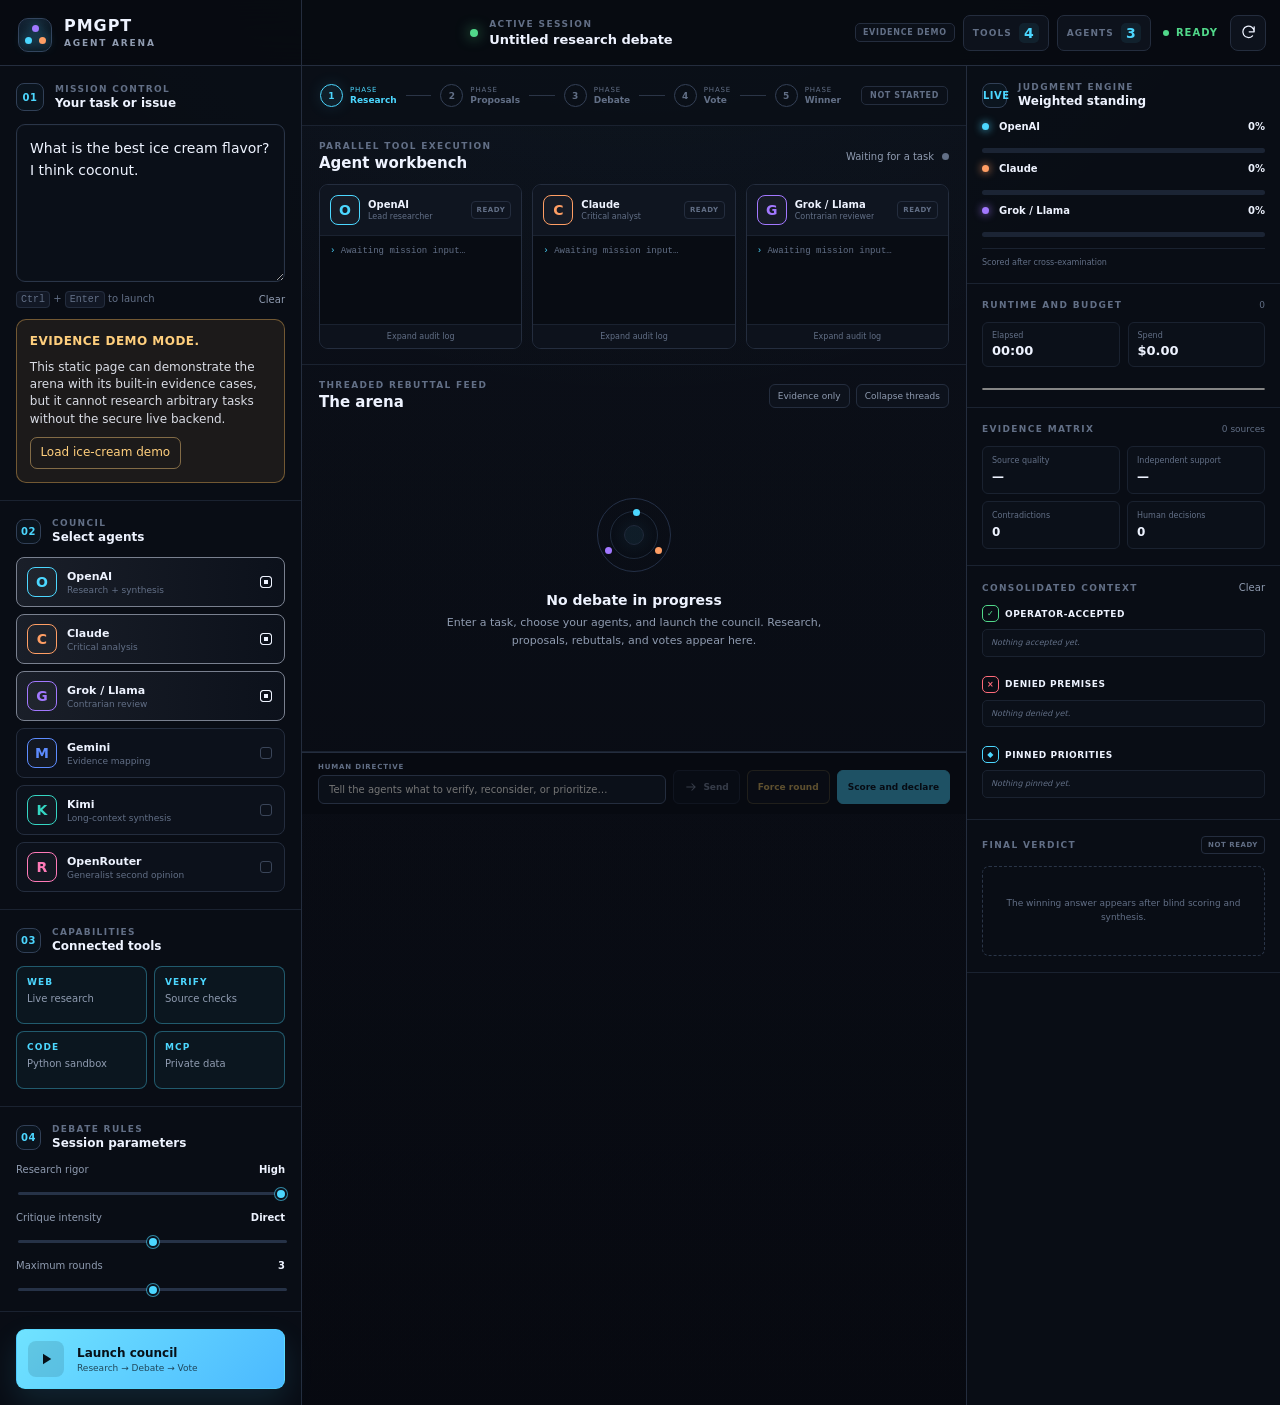
<file: index.html>
<!doctype html>
<html lang="en">
<head>
  <meta charset="utf-8">
  <meta name="viewport" content="width=device-width, initial-scale=1">
  <meta name="theme-color" content="#080b12">
  <meta name="color-scheme" content="dark">
  <meta name="description" content="PMGPT Agent Arena — a human-controlled multi-agent research, debate, voting, and synthesis workspace.">
  <title>PMGPT Agent Arena</title>

  <link rel="canonical" href="https://pr-botsai.github.io/pmgpt-council/">
  <meta property="og:type" content="website">
  <meta property="og:site_name" content="PMGPT Agent Arena">
  <meta property="og:title" content="PMGPT Agent Arena">
  <meta property="og:description" content="One task enters. Multiple agents investigate and debate. One defensible result leaves.">
  <meta property="og:url" content="https://pr-botsai.github.io/pmgpt-council/">
  <meta property="og:image" content="https://pr-botsai.github.io/pmgpt-council/assets/social-preview.png">
  <meta name="twitter:card" content="summary_large_image">
  <meta name="twitter:title" content="PMGPT Agent Arena">
  <meta name="twitter:description" content="One task enters. Multiple agents investigate and debate. One defensible result leaves.">
  <meta name="twitter:image" content="https://pr-botsai.github.io/pmgpt-council/assets/social-preview.png">

  <link rel="icon" href="assets/favicon.svg" type="image/svg+xml">
  <link rel="stylesheet" href="assets/styles.css?v=3">
  <link rel="stylesheet" href="assets/styles-v2.css?v=3">
  <link rel="stylesheet" href="assets/styles-agents.css?v=3">
</head>
<body>
  <a class="skip-link" href="#arena">Skip to arena</a>

  <div class="app-shell">
    <header class="topbar">
      <div class="brand-block">
        <span class="brand-glyph" aria-hidden="true"><i></i><i></i><i></i></span>
        <div>
          <strong>PMGPT</strong>
          <span>AGENT ARENA</span>
        </div>
      </div>

      <div class="session-title">
        <span class="live-dot"></span>
        <div>
          <small>ACTIVE SESSION</small>
          <strong data-session-title>Untitled research debate</strong>
        </div>
      </div>

      <div class="topbar-stats">
        <span class="mode-badge" data-mode-badge title="Orchestration source">SIMULATED</span>
        <button class="status-pill" type="button" data-open-tools>
          <span>TOOLS</span>
          <b data-tool-count>4</b>
        </button>
        <button class="status-pill" type="button" data-focus-models>
          <span>AGENTS</span>
          <b data-model-count>3</b>
        </button>
        <div class="system-status"><i></i> READY</div>
        <button class="icon-button" type="button" title="Reset session" aria-label="Reset session" data-reset-session>
          <svg viewBox="0 0 24 24" aria-hidden="true"><path d="M20 11a8 8 0 1 0-2.3 5.7M20 4v7h-7"/></svg>
        </button>
      </div>
    </header>

    <main class="arena-layout" id="arena">
      <aside class="control-rail" aria-label="Session controls">
        <section class="rail-section prompt-section">
          <div class="section-label">
            <span>01</span>
            <div><small>MISSION CONTROL</small><strong>Your task or issue</strong></div>
          </div>
          <textarea data-task-input rows="6" spellcheck="true" aria-label="Task or issue">What is the best ice cream flavor? I think coconut.</textarea>
          <div class="prompt-meta">
            <span><kbd>Ctrl</kbd> + <kbd>Enter</kbd> to launch</span>
            <button type="button" data-clear-task>Clear</button>
          </div>
          <div class="simulation-notice" data-simulation-notice hidden>
            <strong>Evidence demo mode.</strong>
            <span>This static page can demonstrate the arena with its built-in evidence cases, but it cannot research arbitrary tasks without the secure live backend.</span>
            <button type="button" data-load-demo>Load ice-cream demo</button>
          </div>
          <label class="live-access" data-live-access hidden>
            <span>Staging access token</span>
            <input type="password" data-access-token autocomplete="off" spellcheck="false" placeholder="Enter access token">
            <small>Kept only in this page’s memory. Provider keys remain on the backend.</small>
          </label>
        </section>

        <section class="rail-section" data-model-selector>
          <div class="section-label compact">
            <span>02</span>
            <div><small>COUNCIL</small><strong>Select agents</strong></div>
          </div>
          <div class="model-toggle-list">
            <label class="model-toggle openai">
              <input type="checkbox" value="openai" checked>
              <span class="model-avatar">O</span>
              <span><strong>OpenAI</strong><small>Research + synthesis</small></span>
              <i></i>
            </label>
            <label class="model-toggle claude">
              <input type="checkbox" value="claude" checked>
              <span class="model-avatar">C</span>
              <span><strong>Claude</strong><small>Critical analysis</small></span>
              <i></i>
            </label>
            <label class="model-toggle grok">
              <input type="checkbox" value="grok" checked>
              <span class="model-avatar">G</span>
              <span><strong>Grok / Llama</strong><small>Contrarian review</small></span>
              <i></i>
            </label>
            <label class="model-toggle gemini">
              <input type="checkbox" value="gemini">
              <span class="model-avatar">M</span>
              <span><strong>Gemini</strong><small>Evidence mapping</small></span>
              <i></i>
            </label>
            <label class="model-toggle kimi">
              <input type="checkbox" value="kimi">
              <span class="model-avatar">K</span>
              <span><strong>Kimi</strong><small>Long-context synthesis</small></span>
              <i></i>
            </label>
            <label class="model-toggle openrouter">
              <input type="checkbox" value="openrouter">
              <span class="model-avatar">R</span>
              <span><strong>OpenRouter</strong><small>Generalist second opinion</small></span>
              <i></i>
            </label>
          </div>
        </section>

        <section class="rail-section">
          <div class="section-label compact">
            <span>03</span>
            <div><small>CAPABILITIES</small><strong>Connected tools</strong></div>
          </div>
          <div class="tool-grid">
            <label><input type="checkbox" checked data-tool="web"><span>WEB</span><small>Live research</small></label>
            <label><input type="checkbox" checked data-tool="verify"><span>VERIFY</span><small>Source checks</small></label>
            <label><input type="checkbox" checked data-tool="code"><span>CODE</span><small>Python sandbox</small></label>
            <label><input type="checkbox" checked data-tool="mcp"><span>MCP</span><small>Private data</small></label>
          </div>
        </section>

        <section class="rail-section settings-section">
          <div class="section-label compact">
            <span>04</span>
            <div><small>DEBATE RULES</small><strong>Session parameters</strong></div>
          </div>

          <label class="range-control">
            <div><span>Research rigor</span><output data-rigor-value>High</output></div>
            <input type="range" min="1" max="3" value="3" data-rigor>
          </label>
          <label class="range-control">
            <div><span>Critique intensity</span><output data-critique-value>Direct</output></div>
            <input type="range" min="1" max="3" value="2" data-critique>
          </label>
          <label class="range-control">
            <div><span>Maximum rounds</span><output data-rounds-value>3</output></div>
            <input type="range" min="1" max="5" value="3" data-rounds>
          </label>
        </section>

        <button class="launch-button" type="button" data-start-debate>
          <span class="launch-icon">
            <svg viewBox="0 0 24 24" aria-hidden="true"><path d="m8 5 11 7-11 7V5z"/></svg>
          </span>
          <span><strong>Launch council</strong><small>Research → Debate → Vote</small></span>
        </button>
      </aside>

      <section class="workspace">
        <nav class="stage-track" aria-label="Debate progress">
          <div class="stage active" data-stage="1"><span>1</span><div><small>PHASE</small><strong>Research</strong></div></div>
          <i></i>
          <div class="stage" data-stage="2"><span>2</span><div><small>PHASE</small><strong>Proposals</strong></div></div>
          <i></i>
          <div class="stage" data-stage="3"><span>3</span><div><small>PHASE</small><strong>Debate</strong></div></div>
          <i></i>
          <div class="stage" data-stage="4"><span>4</span><div><small>PHASE</small><strong>Vote</strong></div></div>
          <i></i>
          <div class="stage" data-stage="5"><span>5</span><div><small>PHASE</small><strong>Winner</strong></div></div>
          <span class="round-badge" data-round-badge>NOT STARTED</span>
        </nav>

        <section class="agent-workbench" aria-labelledby="workbench-title">
          <div class="panel-heading">
            <div>
              <small>PARALLEL TOOL EXECUTION</small>
              <h1 id="workbench-title">Agent workbench</h1>
            </div>
            <div class="workbench-status"><span data-workbench-status>Waiting for a task</span><i></i></div>
          </div>

          <div class="agent-card-grid" data-agent-cards>
            <article class="agent-card openai" data-agent-card="openai">
              <header><span class="model-avatar">O</span><div><strong>OpenAI</strong><small>Lead researcher</small></div><span class="agent-state" data-agent-state>READY</span></header>
              <div class="terminal-log" data-agent-log><p class="muted"><i>›</i> Awaiting mission input…</p></div>
              <button type="button" class="expand-log" data-expand-log>Expand audit log</button>
            </article>
            <article class="agent-card claude" data-agent-card="claude">
              <header><span class="model-avatar">C</span><div><strong>Claude</strong><small>Critical analyst</small></div><span class="agent-state" data-agent-state>READY</span></header>
              <div class="terminal-log" data-agent-log><p class="muted"><i>›</i> Awaiting mission input…</p></div>
              <button type="button" class="expand-log" data-expand-log>Expand audit log</button>
            </article>
            <article class="agent-card grok" data-agent-card="grok">
              <header><span class="model-avatar">G</span><div><strong>Grok / Llama</strong><small>Contrarian reviewer</small></div><span class="agent-state" data-agent-state>READY</span></header>
              <div class="terminal-log" data-agent-log><p class="muted"><i>›</i> Awaiting mission input…</p></div>
              <button type="button" class="expand-log" data-expand-log>Expand audit log</button>
            </article>
            <article class="agent-card gemini hidden-agent" data-agent-card="gemini">
              <header><span class="model-avatar">M</span><div><strong>Gemini</strong><small>Evidence mapper</small></div><span class="agent-state" data-agent-state>OFFLINE</span></header>
              <div class="terminal-log" data-agent-log><p class="muted"><i>›</i> Awaiting mission input…</p></div>
              <button type="button" class="expand-log" data-expand-log>Expand audit log</button>
            </article>
            <article class="agent-card kimi hidden-agent" data-agent-card="kimi">
              <header><span class="model-avatar">K</span><div><strong>Kimi</strong><small>Long-context synthesist</small></div><span class="agent-state" data-agent-state>OFFLINE</span></header>
              <div class="terminal-log" data-agent-log><p class="muted"><i>›</i> Awaiting mission input…</p></div>
              <button type="button" class="expand-log" data-expand-log>Expand audit log</button>
            </article>
            <article class="agent-card openrouter hidden-agent" data-agent-card="openrouter">
              <header><span class="model-avatar">R</span><div><strong>OpenRouter</strong><small>Generalist second opinion</small></div><span class="agent-state" data-agent-state>OFFLINE</span></header>
              <div class="terminal-log" data-agent-log><p class="muted"><i>›</i> Awaiting mission input…</p></div>
              <button type="button" class="expand-log" data-expand-log>Expand audit log</button>
            </article>
          </div>
        </section>

        <section class="debate-panel" aria-labelledby="debate-title">
          <div class="panel-heading debate-heading">
            <div>
              <small>THREADED REBUTTAL FEED</small>
              <h2 id="debate-title">The arena</h2>
            </div>
            <div class="feed-controls">
              <button type="button" class="quiet-button" data-filter-evidence aria-pressed="false">Evidence only</button>
              <button type="button" class="quiet-button" data-collapse-feed>Collapse threads</button>
            </div>
          </div>

          <div class="debate-feed" data-debate-feed>
            <div class="empty-state">
              <span class="empty-orbit"><i></i><i></i><i></i></span>
              <h3>No debate in progress</h3>
              <p>Enter a task, choose your agents, and launch the council. Research, proposals, rebuttals, and votes appear here.</p>
            </div>
          </div>
        </section>

        <section class="command-dock">
          <div class="dock-context">
            <small>HUMAN DIRECTIVE</small>
            <input type="text" placeholder="Tell the agents what to verify, reconsider, or prioritize…" data-human-directive>
          </div>
          <button type="button" class="dock-button" data-send-directive disabled>
            <svg viewBox="0 0 24 24" aria-hidden="true"><path d="M4 12h15M13 6l6 6-6 6"/></svg>
            Send
          </button>
          <button type="button" class="dock-button warning" data-force-round disabled>Force round</button>
          <button type="button" class="dock-button primary" data-synthesize disabled>Score and declare</button>
        </section>
      </section>

      <aside class="judgment-rail" aria-label="Judgment and synthesis">
        <section class="judge-section scoreboard-section">
          <div class="section-label compact">
            <span>LIVE</span>
            <div><small>JUDGMENT ENGINE</small><strong>Weighted standing</strong></div>
          </div>
          <div class="scoreboard" data-scoreboard>
            <div data-score-row="openai"><div><span class="score-dot openai"></span><strong>OpenAI</strong><b data-score>0%</b></div><progress max="100" value="0"></progress></div>
            <div data-score-row="claude"><div><span class="score-dot claude"></span><strong>Claude</strong><b data-score>0%</b></div><progress max="100" value="0"></progress></div>
            <div data-score-row="grok"><div><span class="score-dot grok"></span><strong>Grok / Llama</strong><b data-score>0%</b></div><progress max="100" value="0"></progress></div>
            <div class="hidden-agent" data-score-row="gemini"><div><span class="score-dot gemini"></span><strong>Gemini</strong><b data-score>0%</b></div><progress max="100" value="0"></progress></div>
            <div class="hidden-agent" data-score-row="kimi"><div><span class="score-dot kimi"></span><strong>Kimi</strong><b data-score>0%</b></div><progress max="100" value="0"></progress></div>
            <div class="hidden-agent" data-score-row="openrouter"><div><span class="score-dot openrouter"></span><strong>OpenRouter</strong><b data-score>0%</b></div><progress max="100" value="0"></progress></div>
          </div>
          <div class="score-legend"><span>Scored after cross-examination</span></div>
        </section>

        <section class="judge-section usage-section">
          <div class="judge-heading"><small>RUNTIME AND BUDGET</small><span data-usage-tokens>0</span></div>
          <div class="usage-row">
            <div><span>Elapsed</span><b data-usage-time>00:00</b></div>
            <div><span>Spend</span><b data-usage-cost>$0.00</b></div>
          </div>
          <div class="usage-meter"><progress max="100" value="0" data-usage-bar></progress></div>
        </section>

        <section class="judge-section evidence-section">
          <div class="judge-heading"><small>EVIDENCE MATRIX</small><span data-source-count>0 sources</span></div>
          <div class="evidence-matrix">
            <div><span>Source quality</span><b data-metric="quality">—</b></div>
            <div><span>Independent support</span><b data-metric="support">—</b></div>
            <div><span>Contradictions</span><b data-metric="contradictions">0</b></div>
            <div><span>Human decisions</span><b data-metric="human">0</b></div>
          </div>
        </section>

        <section class="judge-section context-section">
          <div class="judge-heading"><small>CONSOLIDATED CONTEXT</small><button type="button" data-clear-context>Clear</button></div>
          <div class="context-column">
            <div>
              <h3><span class="context-icon accepted">✓</span> Operator-accepted</h3>
              <ul data-accepted-context><li class="muted">Nothing accepted yet.</li></ul>
            </div>
            <div>
              <h3><span class="context-icon denied">×</span> Denied premises</h3>
              <ul data-denied-context><li class="muted">Nothing denied yet.</li></ul>
            </div>
            <div>
              <h3><span class="context-icon pinned">◆</span> Pinned priorities</h3>
              <ul data-pinned-context><li class="muted">Nothing pinned yet.</li></ul>
            </div>
          </div>
        </section>

        <section class="judge-section verdict-section" data-verdict-panel>
          <div class="judge-heading"><small>FINAL VERDICT</small><span class="verdict-state" data-verdict-state>NOT READY</span></div>
          <div class="verdict-empty" data-verdict-empty>
            The winning answer appears after blind scoring and synthesis.
          </div>
          <div class="verdict-content" data-verdict-content hidden>
            <div class="winner-banner"><span>WINNER</span><strong data-winner-name>—</strong><b data-winner-score>—</b></div>
            <p data-final-answer></p>

            <details class="verdict-detail" open>
              <summary>Why it won</summary>
              <div class="rubric" data-scorecard></div>
            </details>
            <details class="verdict-detail">
              <summary>Agreed points</summary>
              <ul data-consensus></ul>
            </details>
            <details class="verdict-detail">
              <summary>Minority objections</summary>
              <ul data-dissent></ul>
            </details>
            <details class="verdict-detail">
              <summary>Remaining uncertainty</summary>
              <ul data-uncertainty></ul>
            </details>
            <details class="verdict-detail">
              <summary>Next actions</summary>
              <ul data-next-actions></ul>
            </details>

            <div class="verdict-actions">
              <button type="button" data-copy-verdict>Copy answer</button>
              <button type="button" data-export-markdown>Export report</button>
              <button type="button" data-export-session>Export JSON</button>
            </div>
          </div>
        </section>
      </aside>
    </main>
  </div>

  <dialog class="history-dialog" data-history-dialog>
    <div class="history-head">
      <strong>Claim revision history</strong>
      <button type="button" data-close-history aria-label="Close">×</button>
    </div>
    <div data-history-body></div>
  </dialog>

  <div class="toast" role="status" aria-live="polite" data-toast></div>

  <script type="module" src="assets/js/main.js?v=3"></script>
</body>
</html>
</file>
<file: assets/styles.css>
:root {
  --bg: #070910;
  --panel: #0d111b;
  --panel-2: #111724;
  --panel-3: #151c2b;
  --line: #242d3e;
  --line-soft: #1a2230;
  --text: #eef3ff;
  --muted: #8f9bb0;
  --faint: #626f86;
  --cyan: #4cd7ff;
  --blue: #5d8cff;
  --purple: #a278ff;
  --orange: #ff9e64;
  --green: #51d88a;
  --red: #ff6b7a;
  --yellow: #ffd166;
  --shadow: 0 18px 50px rgba(0, 0, 0, .28);
}

* { box-sizing: border-box; }
[hidden] { display: none !important; }
html { min-width: 320px; background: var(--bg); }
body {
  margin: 0;
  min-height: 100vh;
  overflow-x: hidden;
  color: var(--text);
  background:
    radial-gradient(circle at 50% -20%, rgba(76, 215, 255, .08), transparent 38%),
    linear-gradient(180deg, #080b12 0%, #070910 100%);
  font-family: Inter, ui-sans-serif, system-ui, -apple-system, BlinkMacSystemFont, "Segoe UI", sans-serif;
  font-size: 14px;
}
button, textarea, input { font: inherit; }
button { color: inherit; }
button, label { -webkit-tap-highlight-color: transparent; }
button:focus-visible, input:focus-visible, textarea:focus-visible { outline: 2px solid var(--cyan); outline-offset: 2px; }
.skip-link { position: fixed; left: 12px; top: -80px; z-index: 100; padding: 10px 14px; color: #061018; background: var(--cyan); border-radius: 8px; font-weight: 800; }
.skip-link:focus { top: 12px; }

.app-shell { min-height: 100vh; }
.topbar {
  position: sticky;
  top: 0;
  z-index: 30;
  height: 66px;
  display: grid;
  grid-template-columns: 302px minmax(280px, 1fr) auto;
  align-items: center;
  border-bottom: 1px solid var(--line);
  background: rgba(8, 11, 18, .94);
  backdrop-filter: blur(18px);
}
.brand-block { height: 100%; display: flex; align-items: center; gap: 12px; padding: 0 18px; border-right: 1px solid var(--line); }
.brand-glyph { width: 34px; height: 34px; position: relative; display: grid; place-items: center; border: 1px solid #33415a; border-radius: 10px; background: linear-gradient(145deg, #111a2a, #0b0e16); box-shadow: inset 0 0 22px rgba(76, 215, 255, .07); }
.brand-glyph i { position: absolute; width: 7px; height: 7px; border-radius: 50%; background: var(--cyan); box-shadow: 0 0 12px rgba(76, 215, 255, .8); }
.brand-glyph i:nth-child(1) { transform: translate(-7px, 5px); }
.brand-glyph i:nth-child(2) { transform: translate(0, -7px); background: var(--purple); }
.brand-glyph i:nth-child(3) { transform: translate(7px, 5px); background: var(--orange); }
.brand-block > div { display: flex; flex-direction: column; line-height: 1; }
.brand-block strong { font-size: 16px; letter-spacing: .06em; }
.brand-block span { margin-top: 5px; color: var(--muted); font-size: 9px; font-weight: 800; letter-spacing: .2em; }
.session-title { min-width: 0; display: flex; align-items: center; justify-content: center; gap: 11px; padding: 0 18px; }
.session-title div { min-width: 0; }
.session-title small { display: block; margin-bottom: 3px; color: var(--faint); font-size: 9px; font-weight: 800; letter-spacing: .16em; }
.session-title strong { display: block; overflow: hidden; white-space: nowrap; text-overflow: ellipsis; font-size: 13px; }
.live-dot { width: 8px; height: 8px; border-radius: 50%; background: var(--green); box-shadow: 0 0 14px rgba(81, 216, 138, .75); }
.topbar-stats { height: 100%; display: flex; align-items: center; gap: 8px; padding: 0 14px; }
.status-pill { display: flex; align-items: center; gap: 7px; padding: 7px 9px; border: 1px solid var(--line); border-radius: 7px; background: #0d121c; cursor: pointer; }
.status-pill span { color: var(--faint); font-size: 9px; font-weight: 800; letter-spacing: .12em; }
.status-pill b { display: grid; place-items: center; min-width: 20px; height: 20px; padding: 0 5px; border-radius: 5px; color: var(--cyan); background: rgba(76, 215, 255, .08); }
.system-status { display: flex; align-items: center; gap: 7px; margin: 0 4px; color: var(--green); font-size: 10px; font-weight: 900; letter-spacing: .1em; }
.system-status i { width: 6px; height: 6px; border-radius: 50%; background: currentColor; }
.icon-button { width: 36px; height: 36px; display: grid; place-items: center; border: 1px solid var(--line); border-radius: 8px; background: #0d121c; cursor: pointer; }
.icon-button svg { width: 17px; fill: none; stroke: currentColor; stroke-width: 1.8; stroke-linecap: round; stroke-linejoin: round; }

.arena-layout { min-height: calc(100vh - 66px); display: grid; grid-template-columns: 302px minmax(560px, 1fr) 314px; }
.control-rail, .judgment-rail { background: rgba(10, 14, 22, .88); }
.control-rail { border-right: 1px solid var(--line); }
.judgment-rail { border-left: 1px solid var(--line); }
.rail-section, .judge-section { padding: 17px 16px; border-bottom: 1px solid var(--line-soft); }
.section-label { display: flex; align-items: center; gap: 11px; margin-bottom: 13px; }
.section-label > span { display: grid; place-items: center; width: 28px; height: 28px; flex: 0 0 auto; border: 1px solid #314057; border-radius: 8px; color: var(--cyan); background: rgba(76, 215, 255, .04); font-size: 10px; font-weight: 900; letter-spacing: .05em; }
.section-label.compact > span { width: 25px; height: 25px; }
.section-label small, .panel-heading small, .judge-heading small { display: block; color: var(--faint); font-size: 9px; font-weight: 900; letter-spacing: .15em; }
.section-label strong { display: block; margin-top: 2px; font-size: 12px; }
.prompt-section textarea { width: 100%; resize: vertical; min-height: 130px; padding: 13px; border: 1px solid #2a3548; border-radius: 9px; color: var(--text); background: #0a0f18; line-height: 1.55; box-shadow: inset 0 0 0 1px rgba(255,255,255,.01); }
.prompt-section textarea:focus { border-color: rgba(76, 215, 255, .65); }
.prompt-meta { display: flex; justify-content: space-between; align-items: center; margin-top: 8px; color: var(--faint); font-size: 10px; }
.prompt-meta kbd { padding: 2px 4px; border: 1px solid var(--line); border-radius: 4px; background: #121825; }
.prompt-meta button, .judge-heading button { padding: 0; border: 0; color: var(--muted); background: none; cursor: pointer; font-size: 10px; }

.model-toggle-list { display: grid; gap: 7px; }
.model-toggle { position: relative; display: grid; grid-template-columns: 31px 1fr 14px; align-items: center; gap: 9px; padding: 9px 10px; border: 1px solid var(--line); border-radius: 8px; background: #0c111b; cursor: pointer; transition: .18s ease; }
.model-toggle:hover { border-color: #3a475e; transform: translateX(2px); }
.model-toggle input { position: absolute; opacity: 0; pointer-events: none; }
.model-avatar { width: 30px; height: 30px; display: grid; place-items: center; flex: 0 0 auto; border: 1px solid currentColor; border-radius: 8px; font-weight: 900; background: rgba(255,255,255,.03); }
.openai .model-avatar, .score-dot.openai { color: var(--cyan); }
.claude .model-avatar, .score-dot.claude { color: var(--orange); }
.grok .model-avatar, .score-dot.grok { color: var(--purple); }
.gemini .model-avatar, .score-dot.gemini { color: var(--blue); }
.model-toggle > span:nth-child(3) { min-width: 0; }
.model-toggle strong { display: block; font-size: 11px; }
.model-toggle small { display: block; margin-top: 2px; color: var(--faint); font-size: 9px; }
.model-toggle > i { width: 12px; height: 12px; border: 1px solid #3a4559; border-radius: 3px; }
.model-toggle:has(input:checked) { border-color: color-mix(in srgb, currentColor 42%, var(--line)); background: linear-gradient(90deg, color-mix(in srgb, currentColor 6%, #0c111b), #0c111b); }
.model-toggle:has(input:checked) > i { border-color: currentColor; background: currentColor; box-shadow: inset 0 0 0 3px #0c111b; }

.tool-grid { display: grid; grid-template-columns: 1fr 1fr; gap: 7px; }
.tool-grid label { position: relative; min-height: 58px; padding: 10px; border: 1px solid var(--line); border-radius: 8px; background: #0c111b; cursor: pointer; }
.tool-grid input { position: absolute; opacity: 0; }
.tool-grid span { display: block; color: var(--faint); font-size: 9px; font-weight: 900; letter-spacing: .12em; }
.tool-grid small { display: block; margin-top: 6px; color: var(--muted); font-size: 10px; }
.tool-grid label:has(input:checked) { border-color: rgba(76, 215, 255, .35); background: rgba(76, 215, 255, .045); }
.tool-grid label:has(input:checked) span { color: var(--cyan); }

.range-control { display: block; margin-top: 14px; }
.range-control > div { display: flex; justify-content: space-between; align-items: center; margin-bottom: 7px; }
.range-control span { color: var(--muted); font-size: 10px; }
.range-control output { color: var(--text); font-size: 10px; font-weight: 800; }
.range-control input { width: 100%; height: 3px; appearance: none; border-radius: 999px; background: #263247; accent-color: var(--cyan); }
.range-control input::-webkit-slider-thumb { width: 12px; height: 12px; appearance: none; border: 2px solid #0b111b; border-radius: 50%; background: var(--cyan); box-shadow: 0 0 0 1px rgba(76,215,255,.6); }
.launch-button { width: calc(100% - 32px); display: grid; grid-template-columns: 38px 1fr; align-items: center; gap: 11px; margin: 17px 16px; padding: 11px; border: 1px solid rgba(76, 215, 255, .5); border-radius: 9px; color: #061018; background: linear-gradient(135deg, #70e3ff, #4bb9ff); box-shadow: 0 12px 30px rgba(76, 215, 255, .12); cursor: pointer; text-align: left; }
.launch-button:disabled { opacity: .5; cursor: wait; }
.launch-icon { width: 36px; height: 36px; display: grid; place-items: center; border-radius: 8px; background: rgba(5, 20, 31, .12); }
.launch-icon svg { width: 18px; fill: currentColor; }
.launch-button strong { display: block; font-size: 12px; }
.launch-button small { display: block; margin-top: 3px; opacity: .7; font-size: 9px; }

.workspace { min-width: 0; background: linear-gradient(180deg, rgba(16, 22, 34, .45), rgba(8, 11, 18, .2)); }
.stage-track { height: 60px; display: flex; align-items: center; justify-content: center; gap: 9px; padding: 0 18px; border-bottom: 1px solid var(--line-soft); background: rgba(10, 14, 22, .68); }
.stage-track > i { width: clamp(12px, 2vw, 44px); height: 1px; background: #2b3547; }
.stage { display: flex; align-items: center; gap: 7px; color: var(--faint); }
.stage > span { width: 23px; height: 23px; display: grid; place-items: center; border: 1px solid #344056; border-radius: 50%; font-size: 9px; font-weight: 900; }
.stage small { display: block; font-size: 7px; letter-spacing: .12em; }
.stage strong { display: block; margin-top: 1px; font-size: 9px; }
.stage.active { color: var(--cyan); }
.stage.active > span { border-color: currentColor; background: rgba(76, 215, 255, .08); box-shadow: 0 0 16px rgba(76, 215, 255, .12); }
.stage.complete { color: var(--green); }
.stage-track > i.complete { background: rgba(81, 216, 138, .55); }

.agent-workbench, .debate-panel { padding: 15px 17px; border-bottom: 1px solid var(--line-soft); }
.panel-heading { display: flex; align-items: center; justify-content: space-between; gap: 12px; margin-bottom: 12px; }
.panel-heading h1, .panel-heading h2 { margin: 3px 0 0; font-size: 15px; }
.workbench-status { display: flex; align-items: center; gap: 8px; color: var(--muted); font-size: 10px; }
.workbench-status i { width: 7px; height: 7px; border-radius: 50%; background: var(--faint); }
.workbench-status.running i { background: var(--cyan); box-shadow: 0 0 12px rgba(76,215,255,.8); animation: blink 1s infinite; }
@keyframes blink { 50% { opacity: .35; } }
.agent-card-grid { display: grid; grid-template-columns: repeat(3, minmax(0, 1fr)); gap: 10px; }
.agent-card { min-width: 0; overflow: hidden; border: 1px solid var(--line); border-radius: 9px; background: #0b1019; transition: .2s ease; }
.agent-card.hidden-agent, .scoreboard .hidden-agent { display: none; }
.agent-card.running { border-color: rgba(76, 215, 255, .36); box-shadow: inset 0 0 28px rgba(76, 215, 255, .025); }
.agent-card header { display: flex; align-items: center; gap: 8px; padding: 10px; border-bottom: 1px solid var(--line-soft); background: #0f1520; }
.agent-card header div { min-width: 0; }
.agent-card header strong { display: block; font-size: 10px; }
.agent-card header small { display: block; margin-top: 2px; color: var(--faint); font-size: 8px; }
.agent-state { margin-left: auto; padding: 4px 5px; border: 1px solid var(--line); border-radius: 4px; color: var(--faint); font-size: 7px; font-weight: 900; letter-spacing: .08em; }
.agent-card.running .agent-state { color: var(--cyan); border-color: rgba(76,215,255,.3); }
.terminal-log { height: 88px; overflow: auto; padding: 9px 10px; color: #9eabc0; background: #080c13; font-family: "SFMono-Regular", Consolas, "Liberation Mono", monospace; font-size: 9px; line-height: 1.55; scrollbar-width: thin; }
.terminal-log p { margin: 0 0 4px; }
.terminal-log i { color: var(--cyan); font-style: normal; }
.terminal-log .success { color: var(--green); }
.terminal-log .warning { color: var(--yellow); }
.expand-log { width: 100%; padding: 7px; border: 0; border-top: 1px solid var(--line-soft); color: var(--faint); background: #0d121c; cursor: pointer; font-size: 8px; }
.agent-card.expanded .terminal-log { height: 180px; }

.debate-panel { padding-bottom: 0; }
.debate-heading { margin-bottom: 10px; }
.feed-controls { display: flex; gap: 6px; }
.quiet-button { padding: 6px 8px; border: 1px solid var(--line); border-radius: 6px; color: var(--muted); background: #0d121c; cursor: pointer; font-size: 9px; }
.quiet-button.active { color: var(--cyan); border-color: rgba(76,215,255,.35); }
.debate-feed { min-height: 330px; max-height: calc(100vh - 480px); overflow-y: auto; padding: 8px 2px 24px; scrollbar-width: thin; }
.empty-state { min-height: 290px; display: grid; place-items: center; align-content: center; text-align: center; color: var(--muted); }
.empty-state h3 { margin: 20px 0 6px; color: var(--text); font-size: 14px; }
.empty-state p { max-width: 430px; margin: 0; font-size: 11px; line-height: 1.6; }
.empty-orbit { position: relative; width: 74px; height: 74px; display: block; border: 1px solid #243047; border-radius: 50%; }
.empty-orbit::before, .empty-orbit::after { content: ""; position: absolute; inset: 12px; border: 1px solid #202a3b; border-radius: 50%; }
.empty-orbit::after { inset: 26px; background: rgba(76,215,255,.08); box-shadow: 0 0 20px rgba(76,215,255,.12); }
.empty-orbit i { position: absolute; z-index: 2; width: 7px; height: 7px; border-radius: 50%; background: var(--cyan); }
.empty-orbit i:nth-child(1) { top: 10px; left: 35px; }
.empty-orbit i:nth-child(2) { right: 8px; bottom: 17px; background: var(--orange); }
.empty-orbit i:nth-child(3) { left: 7px; bottom: 17px; background: var(--purple); }

.debate-message { --accent: var(--cyan); position: relative; margin: 0 0 10px; padding: 11px 12px 10px 14px; border: 1px solid var(--line); border-left: 3px solid var(--accent); border-radius: 8px; background: linear-gradient(90deg, color-mix(in srgb, var(--accent) 4%, #0c111b), #0c111b 26%); box-shadow: var(--shadow); }
.debate-message.openai { --accent: var(--cyan); }
.debate-message.claude { --accent: var(--orange); }
.debate-message.grok { --accent: var(--purple); }
.debate-message.gemini { --accent: var(--blue); }
.debate-message.rebuttal { margin-left: 38px; }
.debate-message.rebuttal::before { content: ""; position: absolute; left: -25px; top: -11px; width: 20px; height: 30px; border-left: 1px solid #354056; border-bottom: 1px solid #354056; border-bottom-left-radius: 8px; }
.debate-message.collapsed .message-body, .debate-message.collapsed .message-actions, .debate-message.collapsed .source-row { display: none; }
.debate-message.hidden-by-filter { display: none; }
.message-header { display: flex; align-items: center; gap: 8px; }
.message-header .model-avatar { width: 25px; height: 25px; border-radius: 6px; font-size: 9px; }
.message-author { min-width: 0; }
.message-author strong { display: block; font-size: 10px; }
.message-author small { display: block; margin-top: 1px; color: var(--faint); font-size: 8px; }
.message-badges { display: flex; flex-wrap: wrap; gap: 4px; margin-left: auto; }
.badge { padding: 3px 5px; border: 1px solid var(--line); border-radius: 4px; color: var(--muted); background: #0a0f18; font-size: 7px; font-weight: 900; letter-spacing: .06em; }
.badge.verified { color: var(--green); border-color: rgba(81,216,138,.26); }
.badge.conflict { color: var(--red); border-color: rgba(255,107,122,.26); }
.badge.proposal { color: var(--cyan); border-color: rgba(76,215,255,.26); }
.badge.vote { color: var(--yellow); border-color: rgba(255,209,102,.26); }
.message-collapse { width: 24px; height: 24px; border: 0; color: var(--faint); background: none; cursor: pointer; }
.message-body { margin: 10px 0 8px 33px; color: #cbd4e5; font-size: 11px; line-height: 1.58; }
.message-body strong { color: var(--text); }
.source-row { display: flex; flex-wrap: wrap; gap: 5px; margin-left: 33px; }
.source-chip { display: inline-flex; align-items: center; gap: 5px; padding: 4px 6px; border: 1px solid #2a3548; border-radius: 5px; color: #a9b5c8; background: #090e16; text-decoration: none; font-size: 8px; }
.source-chip i { width: 5px; height: 5px; border-radius: 50%; background: var(--green); }
.message-actions { display: flex; flex-wrap: wrap; gap: 5px; margin: 9px 0 0 33px; }
.message-actions button { padding: 5px 7px; border: 1px solid var(--line); border-radius: 5px; color: var(--muted); background: #0a0f18; cursor: pointer; font-size: 8px; font-weight: 800; }
.message-actions button[data-action="accept"]:hover, .message-actions button[data-action="accept"].selected { color: var(--green); border-color: rgba(81,216,138,.45); }
.message-actions button[data-action="deny"]:hover, .message-actions button[data-action="deny"].selected { color: var(--red); border-color: rgba(255,107,122,.45); }
.message-actions button[data-action="challenge"]:hover, .message-actions button[data-action="challenge"].selected { color: var(--yellow); border-color: rgba(255,209,102,.45); }
.message-actions button[data-action="pin"]:hover, .message-actions button[data-action="pin"].selected { color: var(--cyan); border-color: rgba(76,215,255,.45); }

.command-dock { position: sticky; bottom: 0; z-index: 12; display: grid; grid-template-columns: minmax(220px, 1fr) auto auto auto; gap: 7px; padding: 10px 16px; border-top: 1px solid var(--line); background: rgba(8, 11, 18, .96); backdrop-filter: blur(16px); }
.dock-context { min-width: 0; }
.dock-context small { display: block; margin-bottom: 4px; color: var(--faint); font-size: 7px; font-weight: 900; letter-spacing: .12em; }
.dock-context input { width: 100%; padding: 8px 10px; border: 1px solid var(--line); border-radius: 6px; color: var(--text); background: #0b1019; font-size: 10px; }
.dock-button { align-self: end; min-height: 34px; display: inline-flex; align-items: center; justify-content: center; gap: 5px; padding: 0 10px; border: 1px solid var(--line); border-radius: 6px; color: var(--muted); background: #0d121c; cursor: pointer; font-size: 9px; font-weight: 800; }
.dock-button svg { width: 14px; fill: none; stroke: currentColor; stroke-width: 1.8; }
.dock-button.warning { color: var(--yellow); border-color: rgba(255,209,102,.28); }
.dock-button.primary { color: #061018; border-color: var(--cyan); background: var(--cyan); }
.dock-button:disabled { opacity: .35; cursor: not-allowed; }

.judge-section { padding: 16px 15px; }
.judge-heading { display: flex; align-items: center; justify-content: space-between; gap: 10px; margin-bottom: 12px; }
.judge-heading > span { color: var(--faint); font-size: 9px; }
.scoreboard { display: grid; gap: 10px; }
.scoreboard > div > div { display: grid; grid-template-columns: 10px 1fr auto; align-items: center; gap: 7px; margin-bottom: 5px; }
.score-dot { width: 7px; height: 7px; border-radius: 50%; background: currentColor; box-shadow: 0 0 8px currentColor; }
.scoreboard strong { font-size: 10px; }
.scoreboard b { font-size: 10px; }
.scoreboard progress { width: 100%; height: 5px; appearance: none; border: 0; border-radius: 999px; overflow: hidden; background: #1b2434; }
.scoreboard progress::-webkit-progress-bar { background: #1b2434; }
.scoreboard progress::-webkit-progress-value { background: linear-gradient(90deg, #446bff, #6ce4ff); }
.score-legend { display: flex; justify-content: space-between; margin-top: 11px; padding-top: 9px; border-top: 1px solid var(--line-soft); color: var(--faint); font-size: 8px; }
.evidence-matrix { display: grid; grid-template-columns: 1fr 1fr; gap: 7px; }
.evidence-matrix div { padding: 9px; border: 1px solid var(--line-soft); border-radius: 6px; background: #0b1019; }
.evidence-matrix span { display: block; color: var(--faint); font-size: 8px; }
.evidence-matrix b { display: block; margin-top: 5px; font-size: 12px; }
.context-column { display: grid; gap: 14px; }
.context-column h3 { display: flex; align-items: center; gap: 6px; margin: 0 0 7px; font-size: 9px; text-transform: uppercase; letter-spacing: .06em; }
.context-icon { width: 17px; height: 17px; display: grid; place-items: center; border: 1px solid currentColor; border-radius: 5px; font-size: 8px; }
.context-icon.accepted { color: var(--green); }
.context-icon.denied { color: var(--red); }
.context-icon.pinned { color: var(--cyan); }
.context-column ul { margin: 0; padding: 0; list-style: none; }
.context-column li { position: relative; margin: 0 0 5px; padding: 7px 8px; border: 1px solid var(--line-soft); border-radius: 5px; color: #aeb8ca; background: #0b1019; font-size: 8px; line-height: 1.45; }
.context-column li.muted { color: var(--faint); font-style: italic; }
.verdict-state { padding: 4px 6px; border: 1px solid var(--line); border-radius: 4px; font-size: 7px !important; font-weight: 900; letter-spacing: .08em; }
.verdict-state.ready { color: var(--green); border-color: rgba(81,216,138,.3); }
.verdict-empty { min-height: 90px; display: grid; place-items: center; padding: 14px; border: 1px dashed #2a3548; border-radius: 7px; color: var(--faint); text-align: center; font-size: 9px; line-height: 1.5; }
.winner-banner { display: grid; grid-template-columns: auto 1fr auto; align-items: center; gap: 8px; padding: 8px; border: 1px solid rgba(81,216,138,.28); border-radius: 6px; background: rgba(81,216,138,.05); }
.winner-banner span { color: var(--green); font-size: 7px; font-weight: 900; letter-spacing: .12em; }
.winner-banner strong { font-size: 10px; }
.winner-banner b { color: var(--green); font-size: 10px; }
.verdict-content p { margin: 10px 0; color: #c6d0e1; font-size: 9px; line-height: 1.55; }
.verdict-actions { display: grid; grid-template-columns: 1fr 1fr; gap: 6px; }
.verdict-actions button { padding: 7px; border: 1px solid var(--line); border-radius: 5px; color: var(--muted); background: #0b1019; cursor: pointer; font-size: 8px; }

.toast { position: fixed; z-index: 100; left: 50%; bottom: 22px; max-width: min(420px, calc(100vw - 30px)); padding: 10px 14px; border: 1px solid #34425a; border-radius: 8px; color: var(--text); background: #111826; box-shadow: var(--shadow); transform: translate(-50%, 30px); opacity: 0; pointer-events: none; transition: .2s ease; font-size: 10px; }
.toast.show { transform: translate(-50%, 0); opacity: 1; }

@media (max-width: 1260px) {
  .arena-layout { grid-template-columns: 278px minmax(540px, 1fr); }
  .judgment-rail { grid-column: 1 / -1; display: grid; grid-template-columns: repeat(4, 1fr); border-left: 0; border-top: 1px solid var(--line); }
  .judge-section { border-right: 1px solid var(--line-soft); border-bottom: 0; }
  .verdict-section { border-right: 0; }
  .debate-feed { max-height: none; }
}

@media (max-width: 920px) {
  .topbar { grid-template-columns: auto 1fr auto; }
  .brand-block { width: 76px; padding: 0 12px; }
  .brand-block > div { display: none; }
  .topbar-stats .status-pill, .system-status { display: none; }
  .arena-layout { display: block; }
  .control-rail { border-right: 0; border-bottom: 1px solid var(--line); }
  .control-rail { display: grid; grid-template-columns: 1fr 1fr; }
  .prompt-section, .launch-button { grid-column: 1 / -1; }
  .launch-button { width: calc(100% - 32px); }
  .judgment-rail { display: grid; grid-template-columns: 1fr 1fr; }
  .agent-card-grid { grid-template-columns: repeat(2, minmax(0, 1fr)); }
  .command-dock { grid-template-columns: 1fr auto; }
  .dock-context { grid-column: 1 / -1; }
}

@media (max-width: 620px) {
  .topbar { height: 58px; }
  .session-title { justify-content: flex-start; padding: 0 8px; }
  .session-title strong { max-width: 180px; }
  .topbar-stats { padding: 0 8px; }
  .arena-layout { min-height: calc(100vh - 58px); }
  .control-rail { display: block; }
  .stage-track { justify-content: flex-start; overflow-x: auto; }
  .stage-track > i { min-width: 12px; }
  .stage div { display: none; }
  .agent-card-grid { grid-template-columns: 1fr; }
  .debate-message.rebuttal { margin-left: 18px; }
  .debate-message.rebuttal::before { left: -12px; width: 9px; }
  .message-body, .source-row, .message-actions { margin-left: 0; }
  .feed-controls { display: none; }
  .judgment-rail { display: block; }
  .judge-section { border-right: 0; border-bottom: 1px solid var(--line-soft); }
  .command-dock { position: static; grid-template-columns: 1fr 1fr; }
  .dock-button.primary { grid-column: 1 / -1; }
}

@media (prefers-reduced-motion: reduce) {
  *, *::before, *::after { scroll-behavior: auto !important; animation-duration: .01ms !important; transition-duration: .01ms !important; }
}
</file>
<file: assets/styles-v2.css>
/* ---------------------------------------------------------------------
   v2 — claim-level controls, runtime meters, scorecard, revision history
   Loaded after styles.css. Uses the same token set.
   --------------------------------------------------------------------- */

.mode-badge { padding: 4px 7px; border: 1px solid var(--line); border-radius: 5px; color: var(--faint); background: #0b1019; font-size: 8px; font-weight: 900; letter-spacing: .09em; }
.mode-badge.live { color: var(--green); border-color: rgba(81,216,138,.4); background: rgba(81,216,138,.06); }

.round-badge { margin-left: auto; padding: 4px 8px; border: 1px solid var(--line); border-radius: 5px; color: var(--faint); background: #0b1019; font-size: 8px; font-weight: 900; letter-spacing: .08em; white-space: nowrap; }

.tool-tag { display: inline-block; margin-right: 6px; padding: 0 4px; border-radius: 3px; color: #0a0f18; background: #3d5878; font-size: 8px; font-weight: 800; text-transform: uppercase; }
.terminal-log .error { color: var(--red); }
.terminal-log .muted { color: var(--faint); }
.agent-card.failed { border-color: rgba(255,107,122,.4); }
.agent-card.failed .agent-state { color: var(--red); border-color: rgba(255,107,122,.4); }

.message-intro { margin: 10px 0 4px 33px; color: var(--text); font-size: 11px; font-weight: 650; line-height: 1.5; }
.quoted-claim { margin: 6px 0 8px 33px; padding: 7px 9px; border-left: 2px solid #354056; border-radius: 0 5px 5px 0; color: var(--faint); background: rgba(255,255,255,.015); font-size: 9px; line-height: 1.5; }
.quoted-claim code { color: var(--muted); font-size: 8px; }

.claim-stack { margin: 8px 0 0 33px; display: grid; gap: 8px; }
.claim { padding: 9px 10px; border: 1px solid var(--line-soft); border-radius: 7px; background: rgba(255,255,255,.014); }
.claim-dim { opacity: .48; }
.claim-dim .claim-text { text-decoration: line-through; text-decoration-color: rgba(255,107,122,.5); }
.claim-head { display: flex; flex-wrap: wrap; align-items: center; gap: 6px; margin-bottom: 6px; }
.claim-id { padding: 2px 5px; border-radius: 4px; color: var(--faint); background: #080c13; font-family: "SFMono-Regular", Consolas, monospace; font-size: 8px; }
.claim-flag { padding: 2px 5px; border: 1px solid var(--line); border-radius: 4px; color: var(--faint); font-size: 7px; font-weight: 900; letter-spacing: .07em; }
.claim-flag.v-source_supported { color: var(--green); border-color: rgba(81,216,138,.35); }
.claim-flag.v-source_cited { color: var(--cyan); border-color: rgba(76,215,255,.3); }
.claim-flag.v-inference, .claim-flag.v-reasoned { color: var(--blue); border-color: rgba(93,140,255,.32); }
.claim-flag.v-unsupported { color: var(--red); border-color: rgba(255,107,122,.4); }
.claim-flag.s-contested, .claim-flag.s-challenged { color: var(--yellow); border-color: rgba(255,209,102,.4); }
.claim-flag.s-revised { color: var(--purple); border-color: rgba(162,120,255,.4); }
.claim-flag.s-withdrawn, .claim-flag.s-rejected { color: var(--red); border-color: rgba(255,107,122,.4); }
.claim-flag.s-user_accepted, .claim-flag.s-verified { color: var(--green); border-color: rgba(81,216,138,.35); }
.claim-flag.s-pinned { color: var(--cyan); border-color: rgba(76,215,255,.4); }
.claim-history { margin-left: auto; padding: 2px 6px; border: 1px solid var(--line); border-radius: 4px; color: var(--purple); background: transparent; cursor: pointer; font-size: 7px; font-weight: 800; }
.claim-text { margin: 0; color: #cbd4e5; font-size: 11px; line-height: 1.55; }
.claim-text strong { color: var(--text); }
.claim-text code { padding: 1px 4px; border-radius: 3px; background: #080c13; font-size: 10px; }
.claim .source-row { margin: 8px 0 0; display: flex; flex-wrap: wrap; gap: 5px; }
.source-chip em { color: var(--faint); font-style: normal; }
.source-chip.internal i { background: var(--yellow); }
.claim-actions { display: flex; flex-wrap: wrap; gap: 5px; margin-top: 8px; }
.claim-actions button { padding: 4px 7px; border: 1px solid var(--line); border-radius: 5px; color: var(--muted); background: #0a0f18; cursor: pointer; font-size: 8px; font-weight: 800; }
.claim-actions button[data-action="accept"]:hover, .claim-actions button[data-action="accept"].selected { color: var(--green); border-color: rgba(81,216,138,.45); }
.claim-actions button[data-action="deny"]:hover, .claim-actions button[data-action="deny"].selected { color: var(--red); border-color: rgba(255,107,122,.45); }
.claim-actions button[data-action="challenge"]:hover, .claim-actions button[data-action="challenge"].selected { color: var(--yellow); border-color: rgba(255,209,102,.45); }
.claim-actions button[data-action="pin"]:hover, .claim-actions button[data-action="pin"].selected { color: var(--cyan); border-color: rgba(76,215,255,.45); }
.claim-actions button[data-action="followup"]:hover { color: var(--purple); border-color: rgba(162,120,255,.45); }
.debate-message.collapsed .claim-stack, .debate-message.collapsed .message-intro, .debate-message.collapsed .quoted-claim { display: none; }
.debate-message.human { --accent: var(--yellow); }

.usage-row { display: grid; grid-template-columns: 1fr 1fr; gap: 8px; margin-bottom: 8px; }
.usage-row div { padding: 8px 9px; border: 1px solid var(--line-soft); border-radius: 6px; background: #0b1019; }
.usage-row span { display: block; color: var(--faint); font-size: 8px; }
.usage-row b { display: block; margin-top: 3px; font-size: 13px; font-variant-numeric: tabular-nums; }
.usage-meter progress { width: 100%; height: 4px; }
.usage-meter.near-limit progress::-webkit-progress-value { background: var(--yellow); }
.usage-meter.near-limit progress::-moz-progress-bar { background: var(--yellow); }

.verdict-detail { margin: 8px 0; border: 1px solid var(--line-soft); border-radius: 6px; background: #0b1019; }
.verdict-detail summary { padding: 7px 9px; color: var(--muted); cursor: pointer; font-size: 8px; font-weight: 900; letter-spacing: .08em; text-transform: uppercase; }
.verdict-detail[open] summary { border-bottom: 1px solid var(--line-soft); }
.verdict-detail ul { margin: 0; padding: 9px 9px 9px 24px; color: #c6d0e1; font-size: 9px; line-height: 1.6; }
.verdict-detail li { margin-bottom: 5px; }
.verdict-detail .muted { color: var(--faint); }
.rubric { padding: 9px; display: grid; gap: 5px; }
.rubric-row { display: grid; grid-template-columns: 82px 1fr 24px 18px; align-items: center; gap: 6px; color: var(--muted); font-size: 8px; }
.rubric-row progress { width: 100%; height: 4px; }
.rubric-row b { color: var(--text); font-variant-numeric: tabular-nums; text-align: right; }
.rubric-row em { color: var(--faint); font-style: normal; text-align: right; }
.rubric-note { margin: 4px 9px 9px !important; color: var(--yellow) !important; font-size: 8px !important; }
.verdict-actions { grid-template-columns: repeat(3, 1fr); }

.history-dialog { width: min(560px, 92vw); padding: 0; border: 1px solid var(--line); border-radius: 10px; color: var(--text); background: var(--panel-2); }
.history-dialog::backdrop { background: rgba(4, 6, 11, .72); }
.history-head { display: flex; align-items: center; justify-content: space-between; padding: 12px 14px; border-bottom: 1px solid var(--line); font-size: 11px; }
.history-head button { border: 0; background: transparent; color: var(--muted); cursor: pointer; font-size: 18px; line-height: 1; }
.history-dialog > div:last-child { padding: 14px; max-height: 60vh; overflow: auto; }
.history-current, .history-step { margin: 0 0 6px; color: var(--faint); font-size: 8px; font-weight: 800; letter-spacing: .07em; text-transform: uppercase; }
.history-dialog blockquote { margin: 0 0 14px; padding: 9px 11px; border-left: 2px solid var(--cyan); border-radius: 0 6px 6px 0; background: #0b1019; color: #cbd4e5; font-size: 10px; line-height: 1.55; }
.history-dialog blockquote.old { border-left-color: #354056; color: var(--faint); }

@media (max-width: 900px) {
  .claim-stack, .message-intro, .quoted-claim { margin-left: 0; }
  .round-badge { display: none; }
}
@media (prefers-reduced-motion: reduce) {
  * { animation-duration: .01ms !important; transition-duration: .01ms !important; }
}


/* Simulator truthfulness guard */
.simulation-notice {
  display: grid;
  gap: .55rem;
  margin-top: .85rem;
  padding: .8rem;
  border: 1px solid rgba(255, 190, 92, .38);
  border-radius: 10px;
  background: rgba(255, 190, 92, .08);
  color: #d9dce5;
  font-size: .75rem;
  line-height: 1.45;
}
.simulation-notice[hidden] { display: none; }
.simulation-notice strong { color: #ffcf7d; letter-spacing: .04em; text-transform: uppercase; }
.simulation-notice button {
  justify-self: start;
  border: 1px solid rgba(255, 207, 125, .45);
  border-radius: 7px;
  padding: .4rem .6rem;
  background: transparent;
  color: #ffcf7d;
  cursor: pointer;
}
.simulation-notice.error {
  border-color: rgba(255, 105, 125, .58);
  background: rgba(255, 75, 105, .09);
}
.simulation-notice.error strong { color: #ff8ca0; }


.live-access {
  display: grid;
  gap: .45rem;
  margin-top: .85rem;
  padding: .8rem;
  border: 1px solid rgba(88, 231, 176, .32);
  border-radius: 10px;
  background: rgba(88, 231, 176, .06);
}
.live-access[hidden] { display: none; }
.live-access span {
  color: #82f0c6;
  font-size: .7rem;
  font-weight: 700;
  letter-spacing: .06em;
  text-transform: uppercase;
}
.live-access input {
  width: 100%;
  box-sizing: border-box;
  border: 1px solid rgba(130, 240, 198, .3);
  border-radius: 7px;
  padding: .65rem .7rem;
  background: rgba(3, 8, 14, .78);
  color: #f1f4f8;
}
.live-access small { color: #8e98a9; line-height: 1.4; }
</file>
<file: assets/styles-agents.css>
/* Accent colours and avatars for the Kimi and OpenRouter agents.
   Loaded after styles-v2.css. */

:root {
  --teal: #35d6c3;
  --pink: #ff7ab8;
}

.model-toggle.kimi .model-avatar, .agent-card.kimi .model-avatar { color: var(--teal); }
.model-toggle.openrouter .model-avatar, .agent-card.openrouter .model-avatar { color: var(--pink); }

.debate-message.kimi { --accent: var(--teal); }
.debate-message.openrouter { --accent: var(--pink); }

.score-dot.kimi { background: var(--teal); }
.score-dot.openrouter { background: var(--pink); }

[data-score-row="kimi"] progress::-webkit-progress-value { background: var(--teal); }
[data-score-row="kimi"] progress::-moz-progress-bar { background: var(--teal); }
[data-score-row="openrouter"] progress::-webkit-progress-value { background: var(--pink); }
[data-score-row="openrouter"] progress::-moz-progress-bar { background: var(--pink); }

.agent-card.kimi.running { border-color: rgba(53, 214, 195, .36); }
.agent-card.openrouter.running { border-color: rgba(255, 122, 184, .36); }

/* Six agents no longer fit in one row comfortably. */
@media (min-width: 1500px) {
  .agent-card-grid { gap: 8px; }
}
.agent-card header small { overflow: hidden; text-overflow: ellipsis; white-space: nowrap; }

/* The router fallback notice uses the tool-failed tone but is a status
   message, not an error. */
.terminal-log .error .tool-tag { background: #7a3d55; }
</file>
